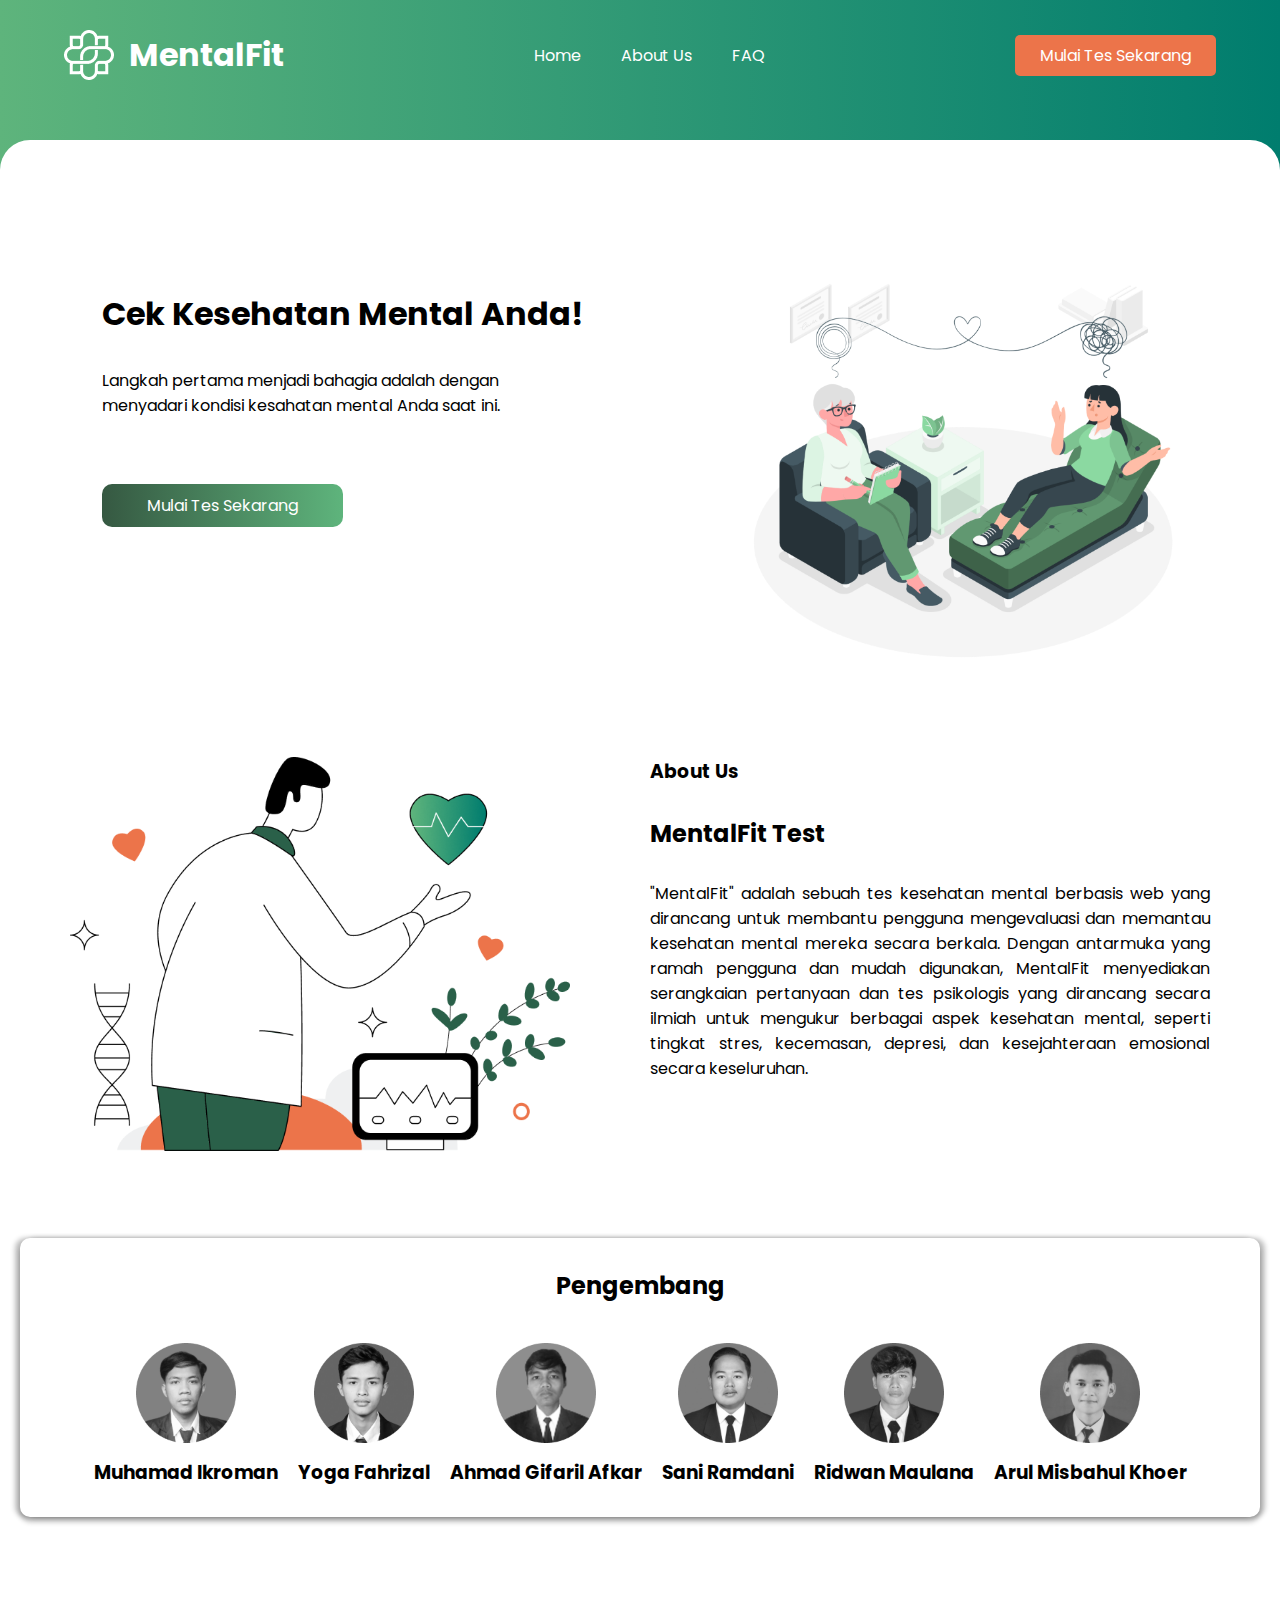
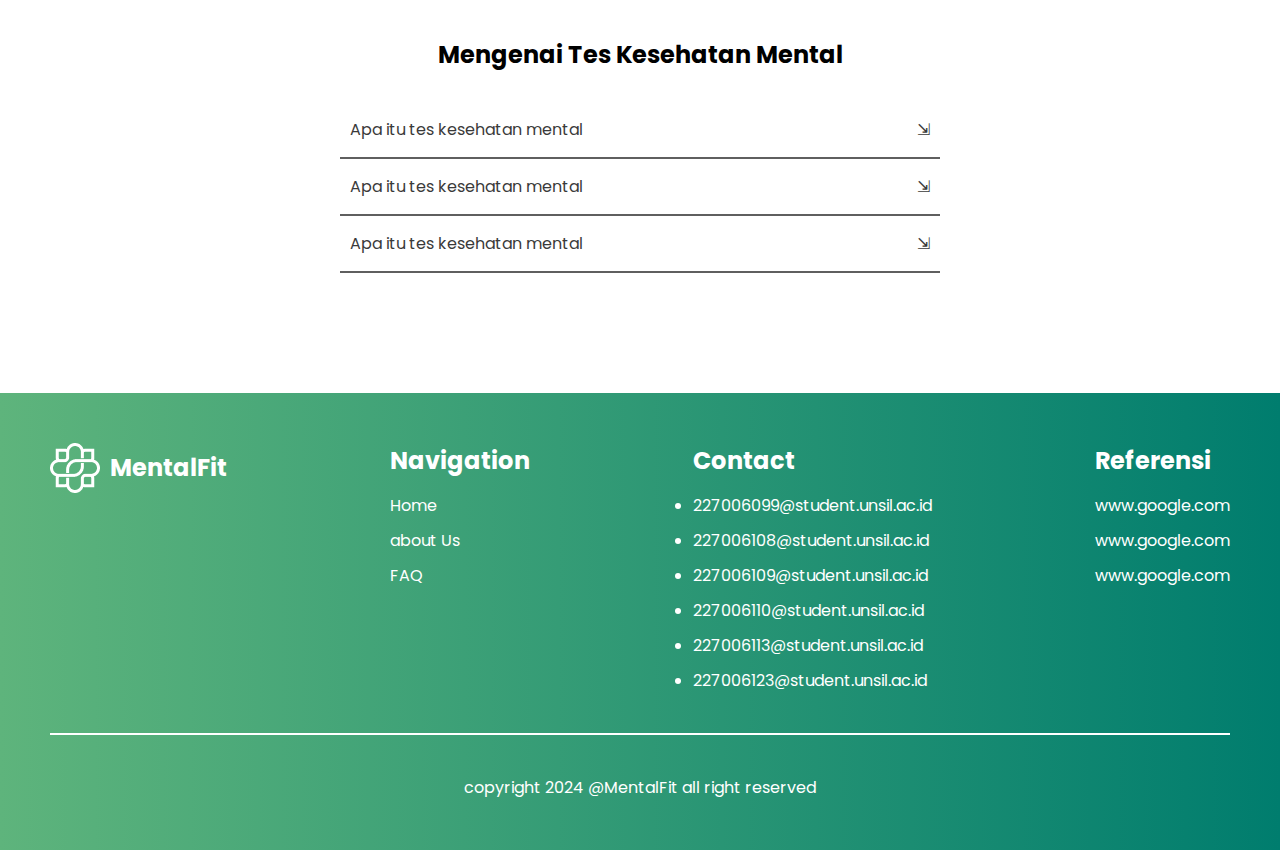
<file: index.html>
<!DOCTYPE html>
<html lang="en">
  <head>
    <meta charset="UTF-8" />
    <meta name="viewport" content="width=device-width, initial-scale=1.0" />
    <title>MentalFit</title>
    <link rel="stylesheet" href="css/style.css" />
    <link rel="preconnect" href="https://fonts.googleapis.com" />
    <link rel="preconnect" href="https://fonts.gstatic.com" crossorigin />
    <link
      href="https://fonts.googleapis.com/css2?family=Poppins:ital,wght@0,100;0,200;0,300;0,400;0,500;0,600;0,700;0,800;0,900;1,100;1,200;1,300;1,400;1,500;1,600;1,700;1,800;1,900&display=swap"
      rel="stylesheet"
    />
  </head>
  <body>
    <header>
      <div class="logo">
        <img src="img/logo.png" alt="logo" />
        <h1>MentalFit</h1>
      </div>
      <nav>
        <a href="#">Home</a>
        <a href="#">About Us</a>
        <a href="#">FAQ</a>
      </nav>
      <div class="start">
        <a href="start.html">Mulai Tes Sekarang</a>
      </div>
    </header>
    <div class="container">
      <section class="hero">
        <div class="hero-left">
          <h1>Cek Kesehatan Mental Anda!</h1>
          <p>
            Langkah pertama menjadi bahagia adalah dengan <br />
            menyadari kondisi kesahatan mental Anda saat ini.
          </p>
          <div class="cta">
            <a href="start.html">Mulai Tes Sekarang</a>
          </div>
        </div>
        <div class="hero-right">
          <img src="img/gambar-1.png" alt="foto ilustrasi" width="430" />
        </div>
      </section>
      <section class="about">
        <div class="about-left">
          <div class="about-gambar">
            <img src="img/gambar-2.png" alt="foto-ilustrasi" width="500" />
          </div>
        </div>
        <div class="about-right">
          <h3>About Us</h3>
          <h2>MentalFit Test</h2>
          <p>
            "MentalFit" adalah sebuah tes kesehatan mental berbasis web yang
            dirancang untuk membantu pengguna mengevaluasi dan memantau
            kesehatan mental mereka secara berkala. Dengan antarmuka yang ramah
            pengguna dan mudah digunakan, MentalFit menyediakan serangkaian
            pertanyaan dan tes psikologis yang dirancang secara ilmiah untuk
            mengukur berbagai aspek kesehatan mental, seperti tingkat stres,
            kecemasan, depresi, dan kesejahteraan emosional secara keseluruhan.
          </p>
        </div>
      </section>
      <section class="developer">
        <h2>Pengembang</h2>
        <div class="developer-foto">
          <div class="identitas">
            <img
              src="img/developer/Ellipse 1.png"
              alt="foto-orang"
              width="100"
            />
            <h3>Muhamad Ikroman</h3>
          </div>
          <div class="identitas">
            <img
              src="img/developer/Ellipse 2.png"
              alt="foto-orang"
              width="100"
            />
            <h3>Yoga Fahrizal</h3>
          </div>
          <div class="identitas">
            <img
              src="img/developer/Ellipse 3.png"
              alt="foto-orang"
              width="100"
            />
            <h3>Ahmad Gifaril Afkar</h3>
          </div>
          <div class="identitas">
            <img
              src="img/developer/Ellipse 4.png"
              alt="foto-orang"
              width="100"
            />
            <h3>Sani Ramdani</h3>
          </div>
          <div class="identitas">
            <img
              src="img/developer/Ellipse 5.png"
              alt="foto-orang"
              width="100"
            />
            <h3>Ridwan Maulana</h3>
          </div>
          <div class="identitas">
            <img
              src="img/developer/Ellipse 6.png"
              alt="foto-orang"
              width="100"
            />
            <h3>Arul Misbahul Khoer</h3>
          </div>
        </div>
      </section>
      <section class="info">
        <h2>Mengenai Tes Kesehatan Mental</h2>
        <div class="points">
          <div class="point">
            <a href="#">Apa itu tes kesehatan mental</a>
            <a href="#">⇲</a>
          </div>
          <div class="point">
            <a href="#">Apa itu tes kesehatan mental</a>
            <a href="#">⇲</a>
          </div>
          <div class="point">
            <a href="#">Apa itu tes kesehatan mental</a>
            <a href="#">⇲</a>
          </div>
        </div>
      </section>
    </div>
    <footer>
      <div class="footer-atas">
        <div class="footer-atas-1">
          <img src="img/logo.png" alt="logo" />
          <h2>MentalFit</h2>
        </div>
        <div class="footer-atas-2">
          <h2>Navigation</h2>
          <div class="footer-nav">
            <a href="#">Home</a>
            <a href="#">about Us</a>
            <a href="#">FAQ</a>
          </div>
        </div>
        <div class="footer-atas-2">
          <h2>Contact</h2>
          <div class="footer-nav">
            <ul>
              <li><a href="#">227006099@student.unsil.ac.id</a></li>
              <li><a href="#">227006108@student.unsil.ac.id</a></li>
              <li><a href="#">227006109@student.unsil.ac.id</a></li>
              <li><a href="#">227006110@student.unsil.ac.id</a></li>
              <li><a href="#">227006113@student.unsil.ac.id</a></li>
              <li><a href="#">227006123@student.unsil.ac.id</a></li>
            </ul>
          </div>
        </div>
        <div class="footer-atas-2">
          <h2>Referensi</h2>
          <div class="footer-nav">
            <a href="#">www.google.com</a>
            <a href="#">www.google.com</a>
            <a href="#">www.google.com</a>
          </div>
        </div>
      </div>
      <div class="footer-tengah"></div>
      <div class="footer-bawah">
        <p>copyright 2024 @MentalFit all right reserved</p>
      </div>
    </footer>
    <script src="js/script.js"></script>
  </body>
</html>
</file>
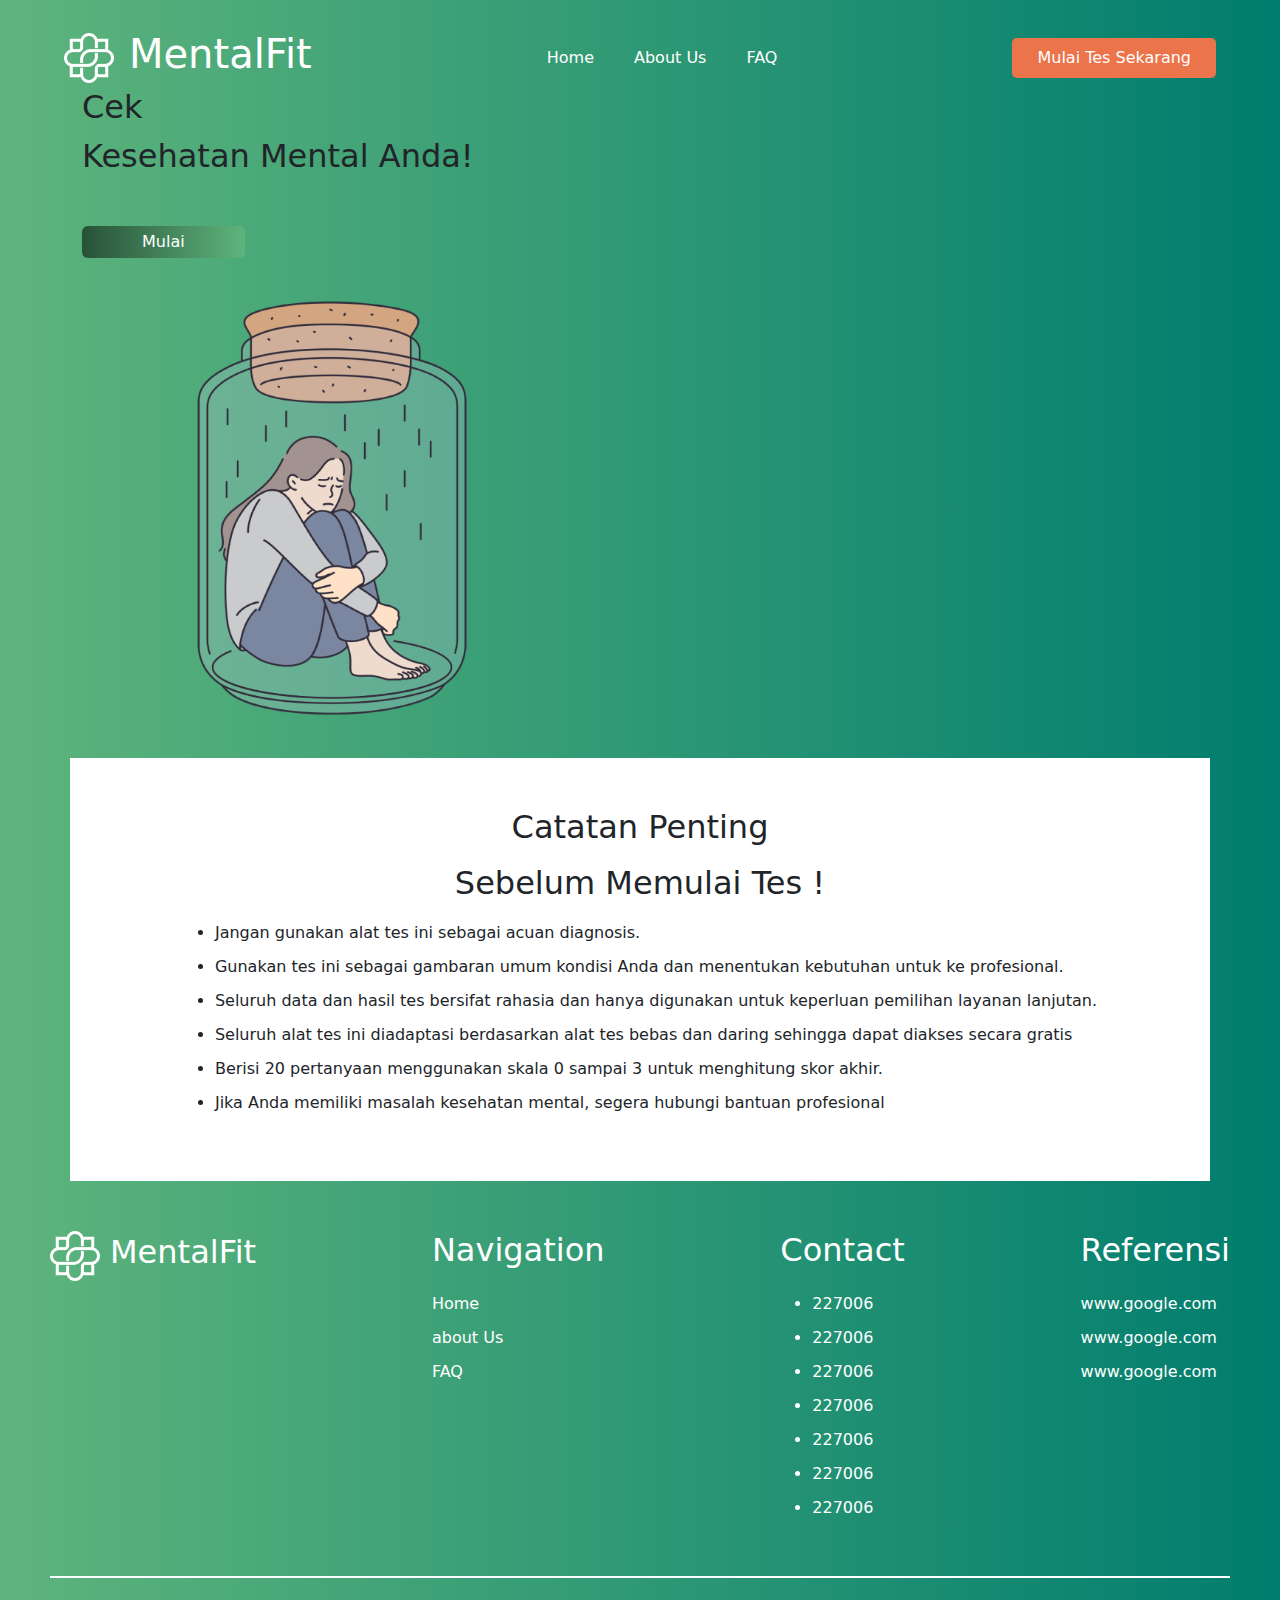
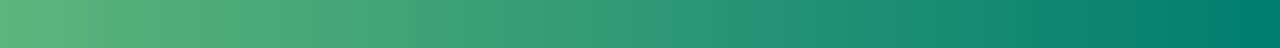
<file: start copy.html>
<!DOCTYPE html>
<html lang="en">
  <head>
    <meta charset="UTF-8" />
    <meta name="viewport" content="width=device-width, initial-scale=1.0" />
    <title>MentalFit</title>
    <link rel="stylesheet" href="css/styleStart.css" />
    <link rel="stylesheet" href="css/slider.css" />
    <link
      href="https://cdn.jsdelivr.net/npm/bootstrap@5.3.3/dist/css/bootstrap.min.css"
      rel="stylesheet"
      integrity="sha384-QWTKZyjpPEjISv5WaRU9OFeRpok6YctnYmDr5pNlyT2bRjXh0JMhjY6hW+ALEwIH"
      crossorigin="anonymous"
    />
  </head>
  <body>
    <header>
      <div class="logo">
        <img src="img/logo.png" alt="logo" />
        <h1>MentalFit</h1>
      </div>
      <nav>
        <a href="#">Home</a>
        <a href="#">About Us</a>
        <a href="#">FAQ</a>
      </nav>
      <div class="start">
        <a href="#">Mulai Tes Sekarang</a>
      </div>
    </header>
    <div class="container">
      <div class="left-start">
        <div class="teks">
          <h2>Cek</h2>
          <h2>Kesehatan Mental Anda!</h2>
        </div>
        <!-- <a href="#">Mulai</a> -->
        <!-- Button trigger modal -->
        <button
          id="tombol"
          type="button"
          class="btn btn-success"
          data-bs-toggle="modal"
          data-bs-target="#staticBackdrop"
        >
          Mulai
        </button>
      </div>
      <div class="right-start">
        <img src="img/gambar-3.png" alt="orang dalam botol" width="500" />
      </div>
    </div>
    <div class="container catatan">
      <h2>Catatan Penting</h2>
      <h2>Sebelum Memulai Tes !</h2>
      <ul>
        <li>Jangan gunakan alat tes ini sebagai acuan diagnosis.</li>
        <li>
          Gunakan tes ini sebagai gambaran umum kondisi Anda dan menentukan
          kebutuhan untuk ke profesional.
        </li>
        <li>
          Seluruh data dan hasil tes bersifat rahasia dan hanya digunakan untuk
          keperluan pemilihan layanan lanjutan.
        </li>
        <li>
          Seluruh alat tes ini diadaptasi berdasarkan alat tes bebas dan daring
          sehingga dapat diakses secara gratis
        </li>
        <li>
          Berisi 20 pertanyaan menggunakan skala 0 sampai 3 untuk menghitung
          skor akhir.
        </li>
        <li>
          Jika Anda memiliki masalah kesehatan mental, segera hubungi bantuan
          profesional
        </li>
      </ul>
    </div>
    <footer>
      <div class="footer-atas">
        <div class="footer-atas-1">
          <img src="img/logo.png" alt="logo" />
          <h2>MentalFit</h2>
        </div>
        <div class="footer-atas-2">
          <h2>Navigation</h2>
          <div class="footer-nav">
            <a href="#">Home</a>
            <a href="#">about Us</a>
            <a href="#">FAQ</a>
          </div>
        </div>
        <div class="footer-atas-2">
          <h2>Contact</h2>
          <div class="footer-nav">
            <ul>
              <li><a href="#">227006</a></li>
              <li><a href="#">227006</a></li>
              <li><a href="#">227006</a></li>
              <li><a href="#">227006</a></li>
              <li><a href="#">227006</a></li>
              <li><a href="#">227006</a></li>
              <li><a href="#">227006</a></li>
            </ul>
          </div>
        </div>
        <div class="footer-atas-2">
          <h2>Referensi</h2>
          <div class="footer-nav">
            <a href="#">www.google.com</a>
            <a href="#">www.google.com</a>
            <a href="#">www.google.com</a>
          </div>
        </div>
      </div>
      <div class="footer-tengah"></div>
    </footer>
    <script
      src="https://cdn.jsdelivr.net/npm/bootstrap@5.3.3/dist/js/bootstrap.bundle.min.js"
      integrity="sha384-YvpcrYf0tY3lHB60NNkmXc5s9fDVZLESaAA55NDzOxhy9GkcIdslK1eN7N6jIeHz"
      crossorigin="anonymous"
    ></script>
    <script src="js/script.js"></script>
    <script src="js/slider.js"></script>
  </body>
</html>

<!-- Modal -->
<div
  class="modal fade"
  id="staticBackdrop"
  data-bs-backdrop="static"
  data-bs-keyboard="false"
  tabindex="-1"
  aria-labelledby="staticBackdropLabel"
  aria-hidden="true"
>
  <div class="modal-dialog modal-dialog-centered modal-lg">
    <div class="modal-content">
      <div class="modal-header">
        <h1 class="modal-title fs-5" id="staticBackdropLabel">
          Jawab pertanyaan berikut!
        </h1>
        <button
          type="button"
          class="btn-close"
          data-bs-dismiss="modal"
          aria-label="Close"
        ></button>
      </div>
      <div class="modal-body">
        <div class="slider">
          <div class="slides">
            <div class="slide active">
              <form>
                <div class="pertanyaan">
                  <p>
                    Dalam seminggu terakhir, saya merasa sulit untuk bersantai.
                  </p>
                </div>
                <div class="pg">
                  <label
                    ><input type="radio" name="q1" value="0" /> Tidak
                    pernah</label
                  ><br />
                  <label
                    ><input type="radio" name="q1" value="1" /> Jarang</label
                  ><br />
                  <label
                    ><input type="radio" name="q1" value="2" /> Sering</label
                  ><br />
                  <label
                    ><input type="radio" name="q1" value="3" /> Sangat
                    sering</label
                  >
                </div>
              </form>
            </div>
            <div class="slide">
              <form>
                <div class="pertanyaan">
                  <p>
                    Dalam seminggu terakhir, saya merasa bibir saya sering
                    kering.
                  </p>
                </div>
                <div class="pg">
                  <label
                    ><input type="radio" name="q2" value="0" /> Tidak
                    pernah</label
                  ><br />
                  <label
                    ><input type="radio" name="q2" value="1" /> Jarang</label
                  ><br />
                  <label
                    ><input type="radio" name="q2" value="2" /> Sering</label
                  ><br />
                  <label
                    ><input type="radio" name="q2" value="3" /> Sangat
                    sering</label
                  >
                </div>
              </form>
            </div>
            <div class="slide">
              <form>
                <div class="pertanyaan">
                  <p>
                    Dalam seminggu terakhir, saya tidak bisa merasakan perasaan
                    positif sama sekali.
                  </p>
                </div>
                <div class="pg">
                  <label
                    ><input type="radio" name="q3" value="0" /> Tidak
                    pernah</label
                  ><br />
                  <label
                    ><input type="radio" name="q3" value="1" /> Jarang</label
                  ><br />
                  <label
                    ><input type="radio" name="q3" value="2" /> Sering</label
                  ><br />
                  <label
                    ><input type="radio" name="q3" value="3" /> Sangat
                    sering</label
                  >
                </div>
              </form>
            </div>
            <div class="slide">
              <form>
                <div class="pertanyaan">
                  <p>
                    Dalam seminggu terakhir, saya mudah mengalami kesulitan
                    bernafas.
                  </p>
                </div>
                <div class="pg">
                  <label
                    ><input type="radio" name="q4" value="0" /> Tidak
                    pernah</label
                  ><br />
                  <label
                    ><input type="radio" name="q4" value="1" /> Jarang</label
                  ><br />
                  <label
                    ><input type="radio" name="q4" value="2" /> Sering</label
                  ><br />
                  <label
                    ><input type="radio" name="q4" value="3" /> Sangat
                    sering</label
                  >
                </div>
              </form>
            </div>
            <div class="slide">
              <form>
                <div class="pertanyaan">
                  <p>
                    Dalam seminggu terakhir, saya sepertinya tidak punya
                    kekuatan untuk melakukan suatu kegiatan.
                  </p>
                </div>
                <div class="pg">
                  <label
                    ><input type="radio" name="q5" value="0" /> Tidak
                    pernah</label
                  ><br />
                  <label
                    ><input type="radio" name="q5" value="1" /> Jarang</label
                  ><br />
                  <label
                    ><input type="radio" name="q5" value="2" /> Sering</label
                  ><br />
                  <label
                    ><input type="radio" name="q5" value="3" /> Sangat
                    sering</label
                  >
                </div>
              </form>
            </div>
            <div class="slide">
              <form>
                <div class="pertanyaan">
                  <p>
                    Dalam seminggu terakhir, saya cenderung bereaksi berlebihan
                    terhadap suatu situasi.
                  </p>
                </div>
                <div class="pg">
                  <label
                    ><input type="radio" name="q6" value="0" /> Tidak
                    pernah</label
                  ><br />
                  <label
                    ><input type="radio" name="q6" value="1" /> Jarang</label
                  ><br />
                  <label
                    ><input type="radio" name="q6" value="2" /> Sering</label
                  ><br />
                  <label
                    ><input type="radio" name="q6" value="3" /> Sangat
                    sering</label
                  >
                </div>
              </form>
            </div>
            <div class="slide">
              <form>
                <div class="pertanyaan">
                  <p>Dalam seminggu terakhir, saya merasa gemetar</p>
                </div>
                <div class="pg">
                  <label
                    ><input type="radio" name="q7" value="0" /> Tidak
                    pernah</label
                  ><br />
                  <label
                    ><input type="radio" name="q7" value="1" /> Jarang</label
                  ><br />
                  <label
                    ><input type="radio" name="q7" value="2" /> Sering</label
                  ><br />
                  <label
                    ><input type="radio" name="q7" value="3" /> Sangat
                    sering</label
                  >
                </div>
              </form>
            </div>
            <div class="slide">
              <form>
                <div class="pertanyaan">
                  <p>
                    Dalam seminggu terakhir, saya merasa telah menghabiskan
                    banyak energi karena cemas.
                  </p>
                </div>
                <div class="pg">
                  <label
                    ><input type="radio" name="q8" value="0" /> Tidak
                    pernah</label
                  ><br />
                  <label
                    ><input type="radio" name="q8" value="1" /> Jarang</label
                  ><br />
                  <label
                    ><input type="radio" name="q8" value="2" /> Sering</label
                  ><br />
                  <label
                    ><input type="radio" name="q8" value="3" /> Sangat
                    sering</label
                  >
                </div>
              </form>
            </div>
            <div class="slide">
              <form>
                <div class="pertanyaan">
                  <p>
                    Dalam seminggu terakhir, saya merasa khawatir dengan situasi
                    dimana saya mungkin menjadi panik dan mempermalukan diri
                    sendiri.
                  </p>
                </div>
                <div class="pg">
                  <label
                    ><input type="radio" name="q9" value="0" /> Tidak
                    pernah</label
                  ><br />
                  <label
                    ><input type="radio" name="q9" value="1" /> Jarang</label
                  ><br />
                  <label
                    ><input type="radio" name="q9" value="2" /> Sering</label
                  ><br />
                  <label
                    ><input type="radio" name="q9" value="3" /> Sangat
                    sering</label
                  >
                </div>
              </form>
            </div>
            <div class="slide">
              <form>
                <div class="pertanyaan">
                  <p>
                    Dalam seminggu terakhir, saya merasa tidak ada hal yang
                    dapat diharapkan di masa depan.
                  </p>
                </div>
                <div class="pg">
                  <label
                    ><input type="radio" name="q10" value="0" /> Tidak
                    pernah</label
                  ><br />
                  <label
                    ><input type="radio" name="q10" value="1" /> Jarang</label
                  ><br />
                  <label
                    ><input type="radio" name="q10" value="2" /> Sering</label
                  ><br />
                  <label
                    ><input type="radio" name="q10" value="3" /> Sangat
                    sering</label
                  >
                </div>
              </form>
            </div>
          </div>
          <div class="navigation">
            <button id="prev">Prev</button>
            <button id="next">Next</button>
          </div>
          <div class="submit">
            <button id="submit">Submit</button>
          </div>
        </div>
      </div>
    </div>
  </div>
</div>
</file>
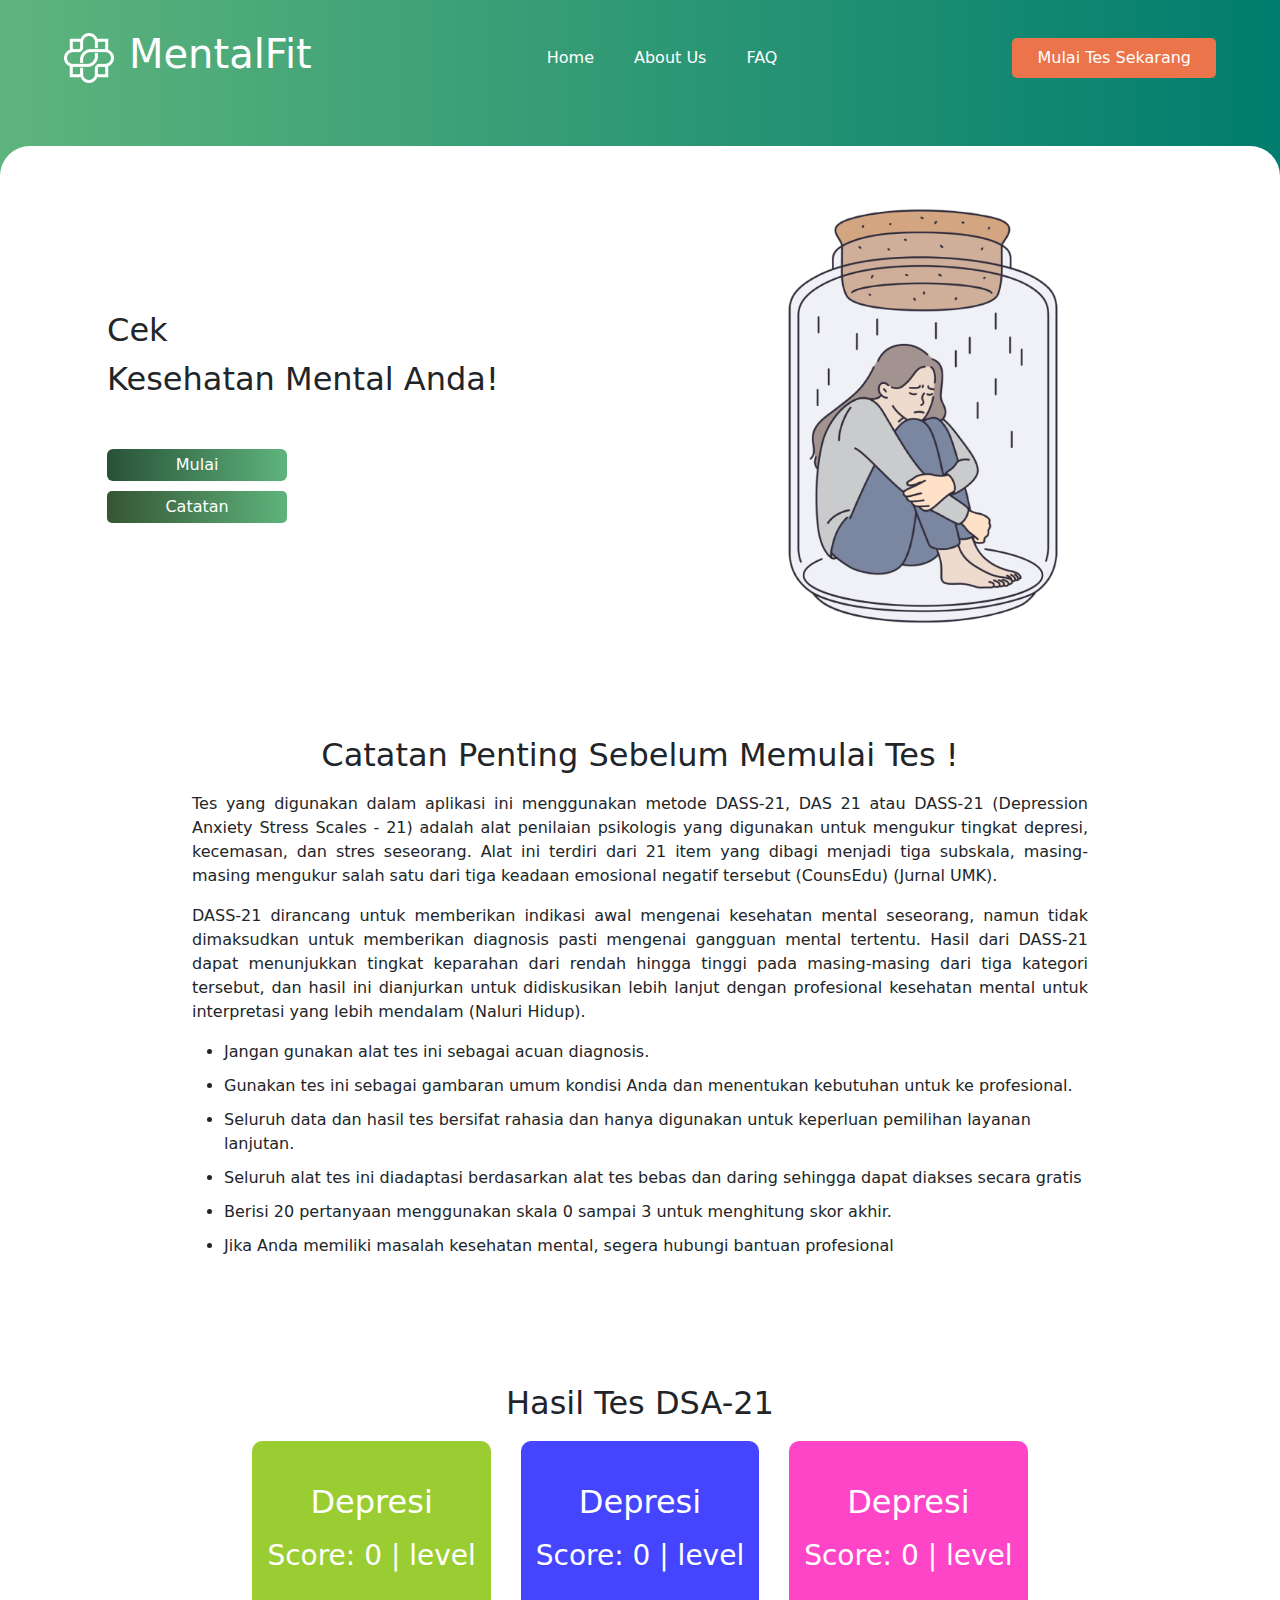
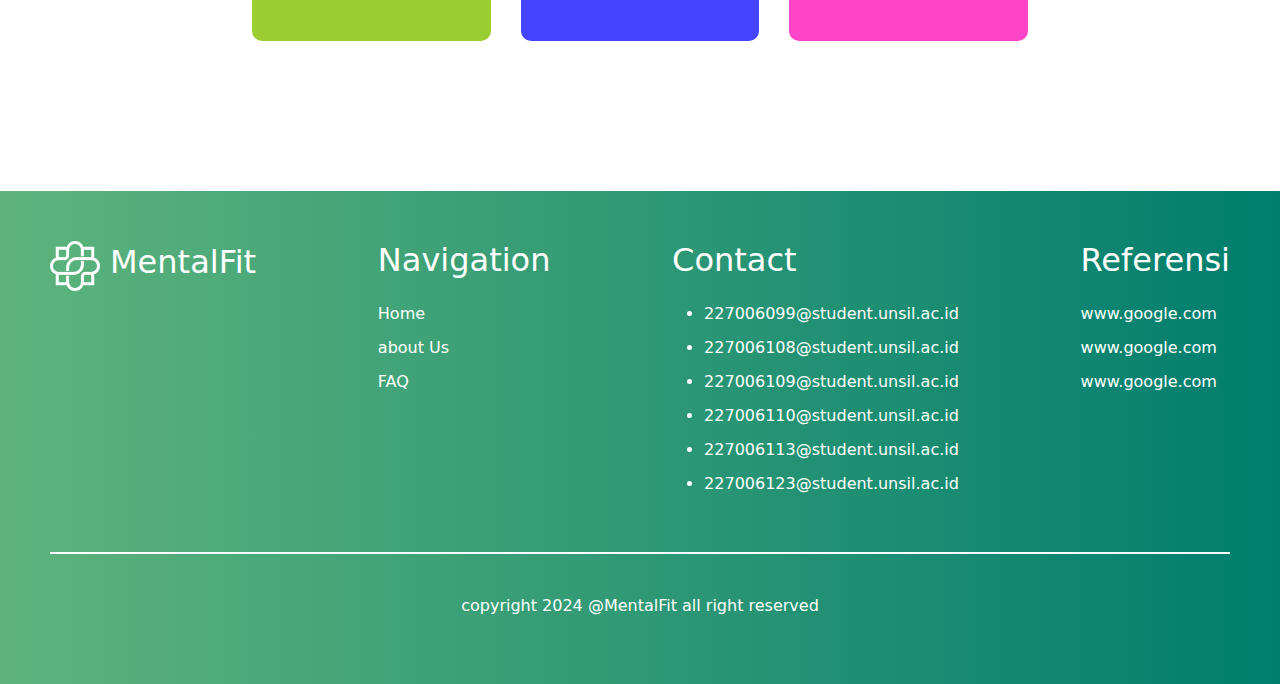
<file: start.html>
<!DOCTYPE html>
<html lang="en">
  <head>
    <meta charset="UTF-8" />
    <meta name="viewport" content="width=device-width, initial-scale=1.0" />
    <title>MentalFit</title>
    <link rel="stylesheet" href="css/styleStart.css" />
    <link rel="stylesheet" href="css/slider.css" />
    <link rel="preconnect" href="https://fonts.googleapis.com" />
    <link rel="preconnect" href="https://fonts.gstatic.com" crossorigin />
    <link
      href="https://fonts.googleapis.com/css2?family=Poppins:ital,wght@0,100;0,200;0,300;0,400;0,500;0,600;0,700;0,800;0,900;1,100;1,200;1,300;1,400;1,500;1,600;1,700;1,800;1,900&display=swap"
      rel="stylesheet"
    />
    <link
      href="https://cdn.jsdelivr.net/npm/bootstrap@5.3.3/dist/css/bootstrap.min.css"
      rel="stylesheet"
      integrity="sha384-QWTKZyjpPEjISv5WaRU9OFeRpok6YctnYmDr5pNlyT2bRjXh0JMhjY6hW+ALEwIH"
      crossorigin="anonymous"
    />
  </head>
  <body>
    <header>
      <div class="logo">
        <img src="img/logo.png" alt="logo" />
        <h1>MentalFit</h1>
      </div>
      <nav>
        <a href="#">Home</a>
        <a href="#">About Us</a>
        <a href="#">FAQ</a>
      </nav>
      <div class="start">
        <a href="#">Mulai Tes Sekarang</a>
      </div>
    </header>
    <div class="container1">
      <div class="left-start">
        <div class="teks">
          <h2>Cek</h2>
          <h2>Kesehatan Mental Anda!</h2>
        </div>
        <div id="tombolan">
          <button
            id="tombol"
            type="button"
            class="btn btn-success"
            data-bs-toggle="modal"
            data-bs-target="#staticBackdrop"
          >
            Mulai
          </button>
          <a class="bg-warning" href="#container-catatan" id="tombol-catatan"
            >Catatan</a
          >
        </div>
      </div>
      <div class="right-start">
        <img src="img/gambar-3.png" alt="orang dalam botol" width="500" />
      </div>
    </div>
    <div id="container-catatan" class="catatan">
      <h2>Catatan Penting Sebelum Memulai Tes !</h2>
      <div id="disklaimer">
        <p>
          Tes yang digunakan dalam aplikasi ini menggunakan metode DASS-21, DAS
          21 atau DASS-21 (Depression Anxiety Stress Scales - 21) adalah alat
          penilaian psikologis yang digunakan untuk mengukur tingkat depresi,
          kecemasan, dan stres seseorang. Alat ini terdiri dari 21 item yang
          dibagi menjadi tiga subskala, masing-masing mengukur salah satu dari
          tiga keadaan emosional negatif tersebut​ (CounsEdu)​​ (Jurnal UMK)​.
        </p>
        <p>
          DASS-21 dirancang untuk memberikan indikasi awal mengenai kesehatan
          mental seseorang, namun tidak dimaksudkan untuk memberikan diagnosis
          pasti mengenai gangguan mental tertentu. Hasil dari DASS-21 dapat
          menunjukkan tingkat keparahan dari rendah hingga tinggi pada
          masing-masing dari tiga kategori tersebut, dan hasil ini dianjurkan
          untuk didiskusikan lebih lanjut dengan profesional kesehatan mental
          untuk interpretasi yang lebih mendalam​ (Naluri Hidup)​.
        </p>
        <ul>
          <li>Jangan gunakan alat tes ini sebagai acuan diagnosis.</li>
          <li>
            Gunakan tes ini sebagai gambaran umum kondisi Anda dan menentukan
            kebutuhan untuk ke profesional.
          </li>
          <li>
            Seluruh data dan hasil tes bersifat rahasia dan hanya digunakan untuk
            keperluan pemilihan layanan lanjutan.
          </li>
          <li>
            Seluruh alat tes ini diadaptasi berdasarkan alat tes bebas dan daring
            sehingga dapat diakses secara gratis
          </li>
          <li>
            Berisi 20 pertanyaan menggunakan skala 0 sampai 3 untuk menghitung
            skor akhir.
          </li>
          <li>
            Jika Anda memiliki masalah kesehatan mental, segera hubungi bantuan
            profesional
          </li>
        </ul>
      </div>
      <div id="results">
        <h2>Hasil Tes DSA-21</h2>
        <div id="hasil" class="hasil">
          <div class="level depresi">
            <h2>Depresi</h2>
            <h3>Score: 0 | level<h3/>
          </div>
          <div class="level kecemasan">
            <h2>Depresi</h2>
            <h3>Score: 0 | level<h3/>
          </div>
          <div class="level stress">
            <h2>Depresi</h2>
            <h3>Score: 0 | level<h3/>
          </div>
        </div>
      </div>
    </div>
    <footer>
      <div class="footer-atas">
        <div class="footer-atas-1">
          <img src="img/logo.png" alt="logo" />
          <h2>MentalFit</h2>
        </div>
        <div class="footer-atas-2">
          <h2>Navigation</h2>
          <div class="footer-nav">
            <a href="#">Home</a>
            <a href="#">about Us</a>
            <a href="#">FAQ</a>
          </div>
        </div>
        <div class="footer-atas-2">
          <h2>Contact</h2>
          <div class="footer-nav">
            <ul>
              <li><a href="#">227006099@student.unsil.ac.id</a></li>
              <li><a href="#">227006108@student.unsil.ac.id</a></li>
              <li><a href="#">227006109@student.unsil.ac.id</a></li>
              <li><a href="#">227006110@student.unsil.ac.id</a></li>
              <li><a href="#">227006113@student.unsil.ac.id</a></li>
              <li><a href="#">227006123@student.unsil.ac.id</a></li>
            </ul>
          </div>
        </div>
        <div class="footer-atas-2">
          <h2>Referensi</h2>
          <div class="footer-nav">
            <a href="#">www.google.com</a>
            <a href="#">www.google.com</a>
            <a href="#">www.google.com</a>
          </div>
        </div>
      </div>
      <div class="footer-tengah"></div>
      <div class="footer-bawah">
        <p>copyright 2024 @MentalFit all right reserved</p>
      </div>
    </footer>
    <!-- Modal -->
    <div
      class="modal fade"
      id="staticBackdrop"
      data-bs-backdrop="static"
      data-bs-keyboard="false"
      tabindex="-1"
      aria-labelledby="staticBackdropLabel"
      aria-hidden="true"
    >
      <div class="modal-dialog modal-dialog-centered modal-lg">
        <div class="modal-content">
          <div class="modal-header">
            <h1 class="modal-title fs-5" id="staticBackdropLabel">
              Jawab pertanyaan berikut!
            </h1>
            <button
              type="button"
              class="btn-close"
              data-bs-dismiss="modal"
              aria-label="Close"
            ></button>
          </div>
          <div class="modal-body">
            <div class="quiz-container">
              <div class="slide">
                <div class="pertanyaan">
                  <p>
                    Dalam seminggu terakhir, saya merasa sulit untuk bersantai.
                  </p>
                </div>
                <div class="pg">
                  <label
                    ><input type="radio" name="q1" value="0" /> Tidak
                    pernah</label
                  ><br />
                  <label
                    ><input type="radio" name="q1" value="1" /> Jarang</label
                  ><br />
                  <label
                    ><input type="radio" name="q1" value="2" /> Sering</label
                  ><br />
                  <label
                    ><input type="radio" name="q1" value="3" /> Sangat
                    sering</label
                  >
                </div>
              </div>
              <div class="slide">
                <div class="pertanyaan">
                  <p>
                    Dalam seminggu terakhir, saya merasa bibir saya sering
                    kering.
                  </p>
                </div>
                <div class="pg">
                  <label
                    ><input type="radio" name="q2" value="0" /> Tidak
                    pernah</label
                  ><br />
                  <label
                    ><input type="radio" name="q2" value="1" /> Jarang</label
                  ><br />
                  <label
                    ><input type="radio" name="q2" value="2" /> Sering</label
                  ><br />
                  <label
                    ><input type="radio" name="q2" value="3" /> Sangat
                    sering</label
                  >
                </div>
              </div>
              <div class="slide">
                <div class="pertanyaan">
                  <p>
                    Dalam seminggu terakhir, saya tidak bisa merasakan perasaan
                    positif sama sekali.
                  </p>
                </div>
                <div class="pg">
                  <label
                    ><input type="radio" name="q3" value="0" /> Tidak
                    pernah</label
                  ><br />
                  <label
                    ><input type="radio" name="q3" value="1" /> Jarang</label
                  ><br />
                  <label
                    ><input type="radio" name="q3" value="2" /> Sering</label
                  ><br />
                  <label
                    ><input type="radio" name="q3" value="3" /> Sangat
                    sering</label
                  >
                </div>
              </div>
              <div class="slide">
                <div class="pertanyaan">
                  <p>
                    Dalam seminggu terakhir, saya mudah mengalami kesulitan
                    bernafas.
                  </p>
                </div>
                <div class="pg">
                  <label
                    ><input type="radio" name="q4" value="0" /> Tidak
                    pernah</label
                  ><br />
                  <label
                    ><input type="radio" name="q4" value="1" /> Jarang</label
                  ><br />
                  <label
                    ><input type="radio" name="q4" value="2" /> Sering</label
                  ><br />
                  <label
                    ><input type="radio" name="q4" value="3" /> Sangat
                    sering</label
                  >
                </div>
              </div>
              <div class="slide">
                <div class="pertanyaan">
                  <p>
                    Dalam seminggu terakhir, saya sepertinya tidak punya
                    kekuatan untuk melakukan suatu kegiatan.
                  </p>
                </div>
                <div class="pg">
                  <label
                    ><input type="radio" name="q5" value="0" /> Tidak
                    pernah</label
                  ><br />
                  <label
                    ><input type="radio" name="q5" value="1" /> Jarang</label
                  ><br />
                  <label
                    ><input type="radio" name="q5" value="2" /> Sering</label
                  ><br />
                  <label
                    ><input type="radio" name="q5" value="3" /> Sangat
                    sering</label
                  >
                </div>
              </div>
              <div class="slide">
                <div class="pertanyaan">
                  <p>
                    Dalam seminggu terakhir, saya cenderung bereaksi berlebihan
                    terhadap suatu situasi.
                  </p>
                </div>
                <div class="pg">
                  <label
                    ><input type="radio" name="q6" value="0" /> Tidak
                    pernah</label
                  ><br />
                  <label
                    ><input type="radio" name="q6" value="1" /> Jarang</label
                  ><br />
                  <label
                    ><input type="radio" name="q6" value="2" /> Sering</label
                  ><br />
                  <label
                    ><input type="radio" name="q6" value="3" /> Sangat
                    sering</label
                  >
                </div>
              </div>
              <div class="slide">
                <div class="pertanyaan">
                  <p>Dalam seminggu terakhir, saya merasa gemetar</p>
                </div>
                <div class="pg">
                  <label
                    ><input type="radio" name="q7" value="0" /> Tidak
                    pernah</label
                  ><br />
                  <label
                    ><input type="radio" name="q7" value="1" /> Jarang</label
                  ><br />
                  <label
                    ><input type="radio" name="q7" value="2" /> Sering</label
                  ><br />
                  <label
                    ><input type="radio" name="q7" value="3" /> Sangat
                    sering</label
                  >
                </div>
              </div>
              <div class="slide">
                <div class="pertanyaan">
                  <p>
                    Dalam seminggu terakhir, saya merasa telah menghabiskan
                    banyak energi karena cemas.
                  </p>
                </div>
                <div class="pg">
                  <label
                    ><input type="radio" name="q8" value="0" /> Tidak
                    pernah</label
                  ><br />
                  <label
                    ><input type="radio" name="q8" value="1" /> Jarang</label
                  ><br />
                  <label
                    ><input type="radio" name="q8" value="2" /> Sering</label
                  ><br />
                  <label
                    ><input type="radio" name="q8" value="3" /> Sangat
                    sering</label
                  >
                </div>
              </div>
              <div class="slide">
                <div class="pertanyaan">
                  <p>
                    Dalam seminggu terakhir, saya merasa khawatir dengan situasi
                    dimana saya mungkin menjadi panik dan mempermalukan diri
                    sendiri.
                  </p>
                </div>
                <div class="pg">
                  <label
                    ><input type="radio" name="q9" value="0" /> Tidak
                    pernah</label
                  ><br />
                  <label
                    ><input type="radio" name="q9" value="1" /> Jarang</label
                  ><br />
                  <label
                    ><input type="radio" name="q9" value="2" /> Sering</label
                  ><br />
                  <label
                    ><input type="radio" name="q9" value="3" /> Sangat
                    sering</label
                  >
                </div>
              </div>
              <div class="slide">
                <div class="pertanyaan">
                  <p>
                    Dalam seminggu terakhir, saya merasa tidak ada hal yang
                    dapat diharapkan di masa depan.
                  </p>
                </div>
                <div class="pg">
                  <label
                    ><input type="radio" name="q10" value="0" /> Tidak
                    pernah</label
                  ><br />
                  <label
                    ><input type="radio" name="q10" value="1" /> Jarang</label
                  ><br />
                  <label
                    ><input type="radio" name="q10" value="2" /> Sering</label
                  ><br />
                  <label
                    ><input type="radio" name="q10" value="3" /> Sangat
                    sering</label
                  >
                </div>
              </div>
              <div class="slide">
                <div class="pertanyaan">
                  <p>
                    Dalam seminggu terakhir, saya menemukan diri saya mudah
                    merasa kesal.
                  </p>
                </div>
                <div class="pg">
                  <label
                    ><input type="radio" name="q11" value="0" /> Tidak
                    pernah</label
                  ><br />
                  <label
                    ><input type="radio" name="q11" value="1" /> Jarang</label
                  ><br />
                  <label
                    ><input type="radio" name="q11" value="2" /> Sering</label
                  ><br />
                  <label
                    ><input type="radio" name="q11" value="3" /> Sangat
                    sering</label
                  >
                </div>
              </div>
              <div class="slide">
                <div class="pertanyaan">
                  <p>
                    Dalam seminggu terakhir, saya merasa sulit untuk bersantai.
                  </p>
                </div>
                <div class="pg">
                  <label
                    ><input type="radio" name="q12" value="0" /> Tidak
                    pernah</label
                  ><br />
                  <label
                    ><input type="radio" name="q12" value="1" /> Jarang</label
                  ><br />
                  <label
                    ><input type="radio" name="q12" value="2" /> Sering</label
                  ><br />
                  <label
                    ><input type="radio" name="q12" value="3" /> Sangat
                    sering</label
                  >
                </div>
              </div>
              <div class="slide">
                <div class="pertanyaan">
                  <p>
                    Dalam seminggu terakhir, saya merasa putus asa dan sedih.
                  </p>
                </div>
                <div class="pg">
                  <label
                    ><input type="radio" name="q13" value="0" /> Tidak
                    pernah</label
                  ><br />
                  <label
                    ><input type="radio" name="q13" value="1" /> Jarang</label
                  ><br />
                  <label
                    ><input type="radio" name="q13" value="2" /> Sering</label
                  ><br />
                  <label
                    ><input type="radio" name="q13" value="3" /> Sangat
                    sering</label
                  >
                </div>
              </div>
              <div class="slide">
                <div class="pertanyaan">
                  <p>
                    Dalam seminggu terakhir, saya tidak dapat memaklumi hal
                    apapun yang menghalangi saya untuk menyelesaikan hal yang
                    sedang saya lakukan.
                  </p>
                </div>
                <div class="pg">
                  <label
                    ><input type="radio" name="q14" value="0" /> Tidak
                    pernah</label
                  ><br />
                  <label
                    ><input type="radio" name="q14" value="1" /> Jarang</label
                  ><br />
                  <label
                    ><input type="radio" name="q14" value="2" /> Sering</label
                  ><br />
                  <label
                    ><input type="radio" name="q14" value="3" /> Sangat
                    sering</label
                  >
                </div>
              </div>
              <div class="slide">
                <div class="pertanyaan">
                  <p>Dalam seminggu terakhir, saya merasa saya hampir panik.</p>
                </div>
                <div class="pg">
                  <label
                    ><input type="radio" name="q15" value="0" /> Tidak
                    pernah</label
                  ><br />
                  <label
                    ><input type="radio" name="q15" value="1" /> Jarang</label
                  ><br />
                  <label
                    ><input type="radio" name="q15" value="2" /> Sering</label
                  ><br />
                  <label
                    ><input type="radio" name="q15" value="3" /> Sangat
                    sering</label
                  >
                </div>
              </div>
              <div class="slide">
                <div class="pertanyaan">
                  <p>
                    Dalam seminggu terakhir, saya tidak merasa antusias dalam
                    hal apapun.
                  </p>
                </div>
                <div class="pg">
                  <label
                    ><input type="radio" name="q16" value="0" /> Tidak
                    pernah</label
                  ><br />
                  <label
                    ><input type="radio" name="q16" value="1" /> Jarang</label
                  ><br />
                  <label
                    ><input type="radio" name="q16" value="2" /> Sering</label
                  ><br />
                  <label
                    ><input type="radio" name="q16" value="3" /> Sangat
                    sering</label
                  >
                </div>
              </div>
              <div class="slide">
                <div class="pertanyaan">
                  <p>
                    Dalam seminggu terakhir, saya merasa saya tidak berharga.
                  </p>
                </div>
                <div class="pg">
                  <label
                    ><input type="radio" name="q17" value="0" /> Tidak
                    pernah</label
                  ><br />
                  <label
                    ><input type="radio" name="q17" value="1" /> Jarang</label
                  ><br />
                  <label
                    ><input type="radio" name="q17" value="2" /> Sering</label
                  ><br />
                  <label
                    ><input type="radio" name="q17" value="3" /> Sangat
                    sering</label
                  >
                </div>
              </div>
              <div class="slide">
                <div class="pertanyaan">
                  <p>
                    Dalam seminggu terakhir, saya merasa bahwa saya mudah
                    tersinggung.
                  </p>
                </div>
                <div class="pg">
                  <label
                    ><input type="radio" name="q18" value="0" /> Tidak
                    pernah</label
                  ><br />
                  <label
                    ><input type="radio" name="q18" value="1" /> Jarang</label
                  ><br />
                  <label
                    ><input type="radio" name="q18" value="2" /> Sering</label
                  ><br />
                  <label
                    ><input type="radio" name="q18" value="3" /> Sangat
                    sering</label
                  >
                </div>
              </div>
              <div class="slide">
                <div class="pertanyaan">
                  <p>
                    Dalam seminggu terakhir, saya sadar dampak kurangnya
                    aktivitas fisik terhadap pengaruh hati saya
                  </p>
                </div>
                <div class="pg">
                  <label
                    ><input type="radio" name="q19" value="0" /> Tidak
                    pernah</label
                  ><br />
                  <label
                    ><input type="radio" name="q19" value="1" /> Jarang</label
                  ><br />
                  <label
                    ><input type="radio" name="q19" value="2" /> Sering</label
                  ><br />
                  <label
                    ><input type="radio" name="q19" value="3" /> Sangat
                    sering</label
                  >
                </div>
              </div>
              <div class="slide">
                <div class="pertanyaan">
                  <p>
                    Dalam seminggu terakhir, saya merasa takut tanpa alasan yang
                    jelas.
                  </p>
                </div>
                <div class="pg">
                  <label
                    ><input type="radio" name="q20" value="0" /> Tidak
                    pernah</label
                  ><br />
                  <label
                    ><input type="radio" name="q20" value="1" /> Jarang</label
                  ><br />
                  <label
                    ><input type="radio" name="q20" value="2" /> Sering</label
                  ><br />
                  <label
                    ><input type="radio" name="q20" value="3" /> Sangat
                    sering</label
                  >
                </div>
              </div>

              <div class="slide">
                <div class="pertanyaan">
                  <p>
                    Dalam seminggu terakhir, saya merasa bahwa hidup tidak
                    bermanfaat.
                  </p>
                </div>
                <div class="pg">
                  <label
                    ><input type="radio" name="q21" value="0" /> Tidak
                    pernah</label
                  ><br />
                  <label
                    ><input type="radio" name="q21" value="1" /> Jarang</label
                  ><br />
                  <label
                    ><input type="radio" name="q21" value="2" /> Sering</label
                  ><br />
                  <label
                    ><input type="radio" name="q21" value="3" /> Sangat
                    sering</label
                  >
                </div>
                <button
                  data-bs-dismiss="modal"
                  aria-label="Close"
                  id="tombol-submit"
                  type="button"
                  onclick="calculateDASS21(); scrollToElement()"
                >
                  Submit
                </button>
              </div>
              <div class="navigation">
                <button type="button" id="prevBtn" onclick="changeSlide(-1)">
                  Prev
                </button>
                <button type="button" id="nextBtn" onclick="changeSlide(1)">
                  Next
                </button>
              </div>
            </div>
          </div>
        </div>
      </div>
    </div>

      <script>
        function scrollToElement() {
            document.getElementById('hasil').scrollIntoView({ behavior: 'smooth' });
        }
    </script>
    <script
      src="https://cdn.jsdelivr.net/npm/bootstrap@5.3.3/dist/js/bootstrap.bundle.min.js"
      integrity="sha384-YvpcrYf0tY3lHB60NNkmXc5s9fDVZLESaAA55NDzOxhy9GkcIdslK1eN7N6jIeHz"
      crossorigin="anonymous"
    ></script>
    <script src="js/script.js"></script>
    <script src="js/slider.js"></script>
  </body>
</html>
</file>
<file: css/style.css>
* {
  padding: 0;
  margin: 0;
  box-sizing: border-box;
  text-decoration: none;
}

body {
  background-image: linear-gradient(to right, #5eb47c, #007d6e);
  font-family: "Poppins", sans-serif;
}

header {
  width: 90%;
  display: flex;
  justify-content: space-between;
  align-items: center;
  margin: 30px auto 0;
}

header .logo {
  display: flex;
  align-items: center;
  gap: 15px;
}

header .logo h1 {
  color: white;
}

header nav {
  display: flex;
  gap: 40px;
}

header nav a {
  color: white;
}

header .start {
  padding: 8px 25px;
  background-color: #ec744a;
  border-radius: 5px;
}

header .start a {
  color: white;
}

.container {
  margin-top: 60px;
  background-color: white;
  border-top-left-radius: 30px;
  border-top-right-radius: 30px;
  padding: 100px 20px;
}

.container .hero {
  display: flex;
  justify-content: space-around;
}

.container .hero-left {
  padding: 50px 0;
  display: flex;
  flex-direction: column;
  gap: 30px;
}

.container .hero-left .cta {
  margin-top: 45px;
}

.container .hero-left a {
  color: white;
  padding: 10px 45px;
  border-radius: 10px;
  background-image: linear-gradient(to right, #294e36f0, #5eb47c);
}

.about {
  display: flex;
  justify-content: space-around;
  gap: 20px;
  padding: 80px 50px;
}

.about .about-left,
.about .about-right {
  width: 50%;
}

.about .about-right {
  display: flex;
  flex-direction: column;
  gap: 30px;
}

.about .about-right p {
  text-align: justify;
}

.developer {
  display: flex;
  flex-direction: column;
  gap: 40px;
  align-items: center;
  box-shadow: 5px 0 5px rgba(0, 0, 0, 0.25), -5px 0 5px rgba(0, 0, 0, 0.25),
    0 5px 5px rgba(0, 0, 0, 0.25);
  padding: 30px 0;
  border-radius: 10px;
}

.developer .developer-foto {
  display: flex;
  gap: 20px;
}

.developer .developer-foto .identitas {
  display: flex;
  flex-direction: column;
  align-items: center;
  justify-content: center;
  gap: 15px;
}

.info {
  display: flex;
  flex-direction: column;
  gap: 30px;
  align-items: center;
  justify-content: center;
  margin-top: 100px;
  padding: 20px;
}

.info .points {
  width: 50%;
}

.info .points .point {
  display: flex;
  justify-content: space-between;
  padding: 15px 10px;
  border-bottom: 2px solid rgb(95, 95, 95);
}

.info .points .point a {
  color: rgb(58, 58, 58);
}

footer {
  display: flex;
  flex-direction: column;
  gap: 20px;
  padding: 50px;
}

footer .footer-atas {
  display: flex;
  justify-content: space-between;
  align-items: start;
}

footer .footer-atas .footer-atas-1 {
  color: white;
  display: flex;
  gap: 10px;
  align-items: center;
  justify-content: center;
}

footer .footer-atas .footer-atas-2 {
  display: flex;
  flex-direction: column;
  gap: 15px;
  color: white;
}

footer .footer-atas .footer-atas-2 .footer-nav {
  display: flex;
  flex-direction: column;
  gap: 10px;
}

footer .footer-atas .footer-atas-2 .footer-nav ul {
  display: flex;
  flex-direction: column;
  gap: 10px;
}

footer .footer-atas .footer-atas-2 a {
  color: white;
}

footer .footer-tengah {
  width: 100%;
  height: 2px;
  background-color: white;
  margin: 20px 0;
}

footer .footer-bawah {
  display: flex;
  justify-content: center;
  color: white;
  font-weight: 400;
}
</file>
<file: css/styleStart.css>
* {
  padding: 0;
  margin: 0;
  box-sizing: border-box;
  text-decoration: none;
}

body {
  background-image: linear-gradient(to right, #5eb47c, #007d6e);
  font-family: "Poppins", sans-serif;
}

header {
  width: 90%;
  display: flex;
  justify-content: space-between;
  align-items: center;
  margin: 30px auto 0;
}

header .logo {
  display: flex;
  align-items: center;
  gap: 15px;
}

header .logo h1 {
  color: white;
}

header nav {
  display: flex;
  gap: 40px;
}

header nav a {
  color: white;
  text-decoration: none;
}

header .start {
  padding: 8px 25px;
  background-color: #ec744a;
  border-radius: 5px;
}

header .start a {
  color: white;
  text-decoration: none;
}

.container1 {
  margin-top: 60px;
  background-color: white;
  border-top-left-radius: 30px;
  border-top-right-radius: 30px;
  padding: 20px 20px;
  display: flex;
  justify-content: space-around;
  align-items: center;
}

.left-start .teks {
  height: 100px;
  display: flex;
  flex-direction: column;
  justify-content: space-evenly;
  margin-bottom: 40px;
}

.left-start a {
  padding: 6px 60px;
  background-image: linear-gradient(to right, #294e36f0, #5eb47c);
  color: white;
  font-weight: bold;
  border-radius: 10px;
  text-decoration: none;
}

.left-start #tombol {
  padding: 4px 60px;
  border: none;
  background-image: linear-gradient(to right, #294e36f0, #5eb47c);
}

.catatan {
  background-color: white;
  padding: 50px 0;
  display: flex;
  flex-direction: column;
  justify-content: center;
  align-items: center;
  gap: 10px;
}

.catatan p {
  text-align: justify;
}

.catatan ul {
  display: flex;
  flex-direction: column;
  gap: 10px;
}

footer {
  display: flex;
  flex-direction: column;
  gap: 20px;
  padding: 50px;
}

footer .footer-atas {
  display: flex;
  justify-content: space-between;
  align-items: start;
}

footer .footer-atas .footer-atas-1 {
  color: white;
  display: flex;
  gap: 10px;
  align-items: center;
  justify-content: center;
}

footer .footer-atas .footer-atas-2 {
  display: flex;
  flex-direction: column;
  gap: 15px;
  color: white;
}

footer .footer-atas .footer-atas-2 .footer-nav {
  display: flex;
  flex-direction: column;
  gap: 10px;
}

footer .footer-atas .footer-atas-2 .footer-nav ul {
  display: flex;
  flex-direction: column;
  gap: 10px;
}

footer .footer-atas .footer-atas-2 a {
  color: white;
}

footer .footer-tengah {
  width: 100%;
  height: 2px;
  background-color: white;
  margin: 20px 0;
}

/* START.HTML */
.modal-dialog .modal-body {
  display: flex;
  flex-direction: column;
  gap: 30px;
}

.modal-dialog .modal-body .kotak {
  border-radius: 5px;
  background-color: #23865c;
  color: white;
  padding: 30px;
  display: flex;
  justify-content: center;
  align-items: center;
}

.modal-dialog .modal-body .tombol-kotak {
  display: flex;
  justify-content: space-between;
  margin: 50px 0;
}

.modal-dialog .modal-body .tombol-kotak a {
  text-decoration: none;
  padding: 4px 20px;
  border-radius: 5px;
}

.modal-dialog .modal-body .tombol-kotak .prev {
  background-color: #d1d1d1;
  color: black;
}

.modal-dialog .modal-body .tombol-kotak .skip {
  color: white;
  background-image: linear-gradient(to right, #ffd564, #fa8e2b);
}

.modal-dialog .modal-body .tombol-kotak .next {
  color: white;
  background-image: linear-gradient(to right, #1bc47d, #0d5e3c);
}

.modal-dialog .modal-body .pilihan {
  display: flex;
  justify-content: space-around;
}

.modal-dialog .modal-body .pilihan .iya,
.modal-dialog .modal-body .pilihan .tidak {
  padding: 5px 20px;
  background-color: #1bc47d;
  border-radius: 5px;
  color: white;
}

#tombolan {
  width: 180px;
  display: flex;
  flex-direction: column;
  gap: 10px;
}

#tombolan #tombol-catatan {
  text-align: center;
  text-decoration: none;
  font-weight: 400;
  color: white;
  padding: 4px 20px;
  background-image: linear-gradient(to right, black #fa8e2b) !important;
  border-radius: 5px;
}

#disklaimer {
  width: 70%;
}

footer .footer-bawah {
  display: flex;
  justify-content: center;
  color: white;
  font-weight: 400;
}

footer a {
  text-decoration: none;
}

#results {
  margin: 100px 0;
  display: flex;
  flex-direction: column;
  gap: 10px;
  justify-content: center;
  align-items: center;
}

#results .hasil {
  width: 100%;
  display: flex;
  justify-content: center;
  gap: 30px;
}

#results .level {
  background-color: yellowgreen;
  border-radius: 10px;
  padding: 30px 15px;
  height: 200px;
  display: flex;
  flex-direction: column;
  justify-content: center;
  align-items: center;
  gap: 10px;
  color: white;
}

#results .level.kecemasan {
  background-color: rgb(69, 69, 255);
}

#results .level.stress {
  background-color: rgb(255, 69, 199);
}
</file>
<file: css/slider.css>
body {
  font-family: "Poppins", sans-serif;
}
.modal-body {
  display: flex;
  justify-content: center;
  align-items: center;
  background-color: #f7f7f7;
  margin: 0;
}

.quiz-container {
  background: #fff;
  padding: 20px;
  box-shadow: 0 0 10px rgba(0, 0, 0, 0.1);
  border-radius: 5px;
  width: 100%;
  text-align: center;
}

.slide {
  display: none;
}

.slide .pertanyaan {
  background-color: #0d5e3c;
  padding: 15px 5px 0;
  height: 80px;
  display: flex;
  align-items: center;
  justify-content: center;
  border-radius: 5px;
  color: white;
  font-weight: 500;
  font-size: 18px;
}

.slide .pg {
  display: flex;
  justify-content: space-evenly;
  margin: 30px 0 40px;
}

.navigation {
  margin-top: 20px;
  display: flex;
  justify-content: space-between;
}

.navigation button,
#tombol-submit {
  padding: 3px 30px;
  margin: 5px;
  background-image: linear-gradient(to right, #1bc47d, #0d5e3c);
  color: white;
  border: none;
  border-radius: 5px;
  cursor: pointer;
}

#tombol-submit {
  margin-top: 20px;
}

button:disabled {
  background-color: #ddd;
  cursor: not-allowed;
}

/* .slider {
  position: relative;
  width: 100%;
  height: 250px;
  overflow: hidden;
  background-color: #fff;
}

.slides {
  display: flex;
  transition: transform 0.5s ease-in-out;
}

.slide {
  min-width: 100%;
  box-sizing: border-box;
  padding: 20px;
  text-align: left;
  font-size: 18px;
}

.slide form .pertanyaan {
  display: flex;
  justify-content: center;
  align-items: center;
  color: white;
  width: 100%;
  padding: 10px;
  background-color: #23865c;
  margin-bottom: 25px;
}

.slide form .pertanyaan p {
  text-align: center;
}

.slide form .pg {
  display: flex;
  justify-content: space-evenly;
}

.navigation,
.submit {
  position: absolute;
  bottom: 10px;
  width: 100%;
  display: flex;
  justify-content: space-between;
}

.submit {
  display: flex;
  justify-content: center;
}

#submit {
  border-radius: 5px;
}
.navigation {
  bottom: 20px;
}

button {
  background-image: linear-gradient(to right, #1bc47d, #0d5e3c);
  color: #fff;
  border: none;
  border-radius: 50%;
  padding: 5px 20px;
  cursor: pointer;
}

button:focus {
  outline: none;
} */
</file>
